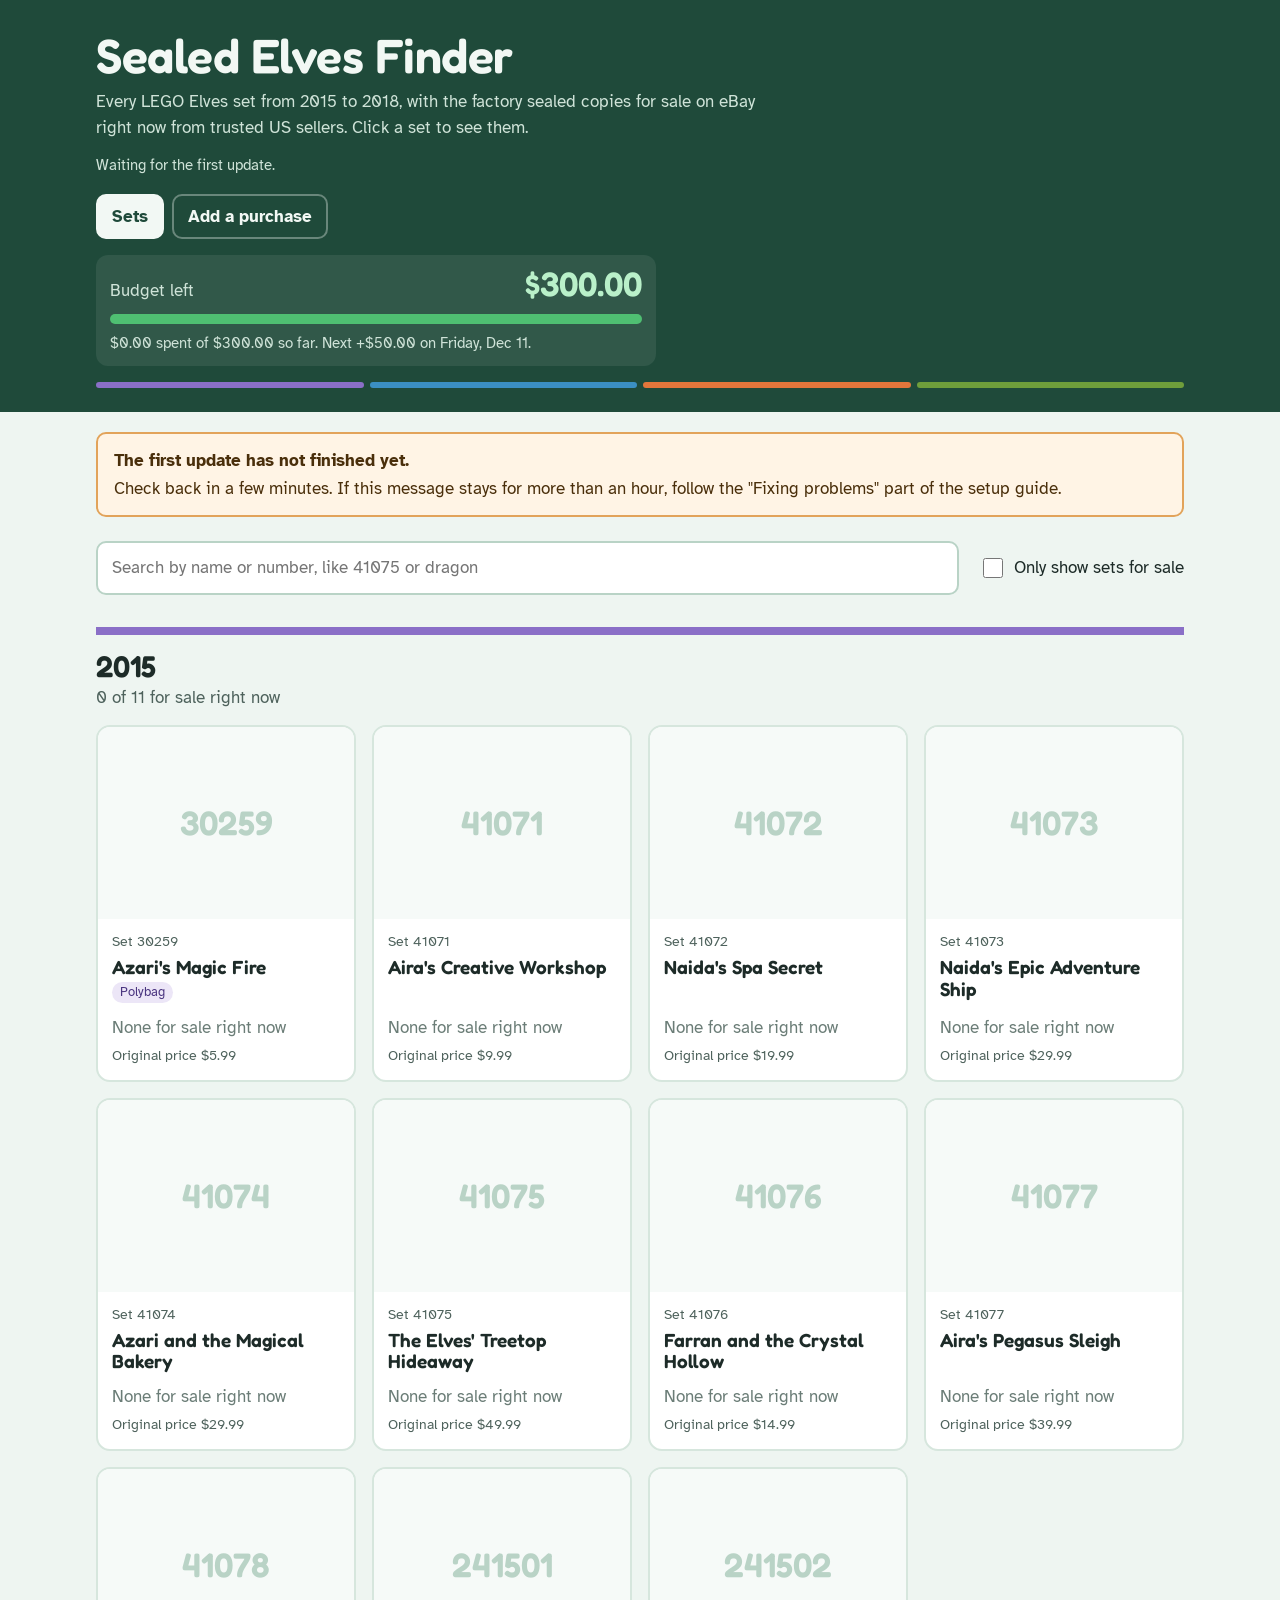
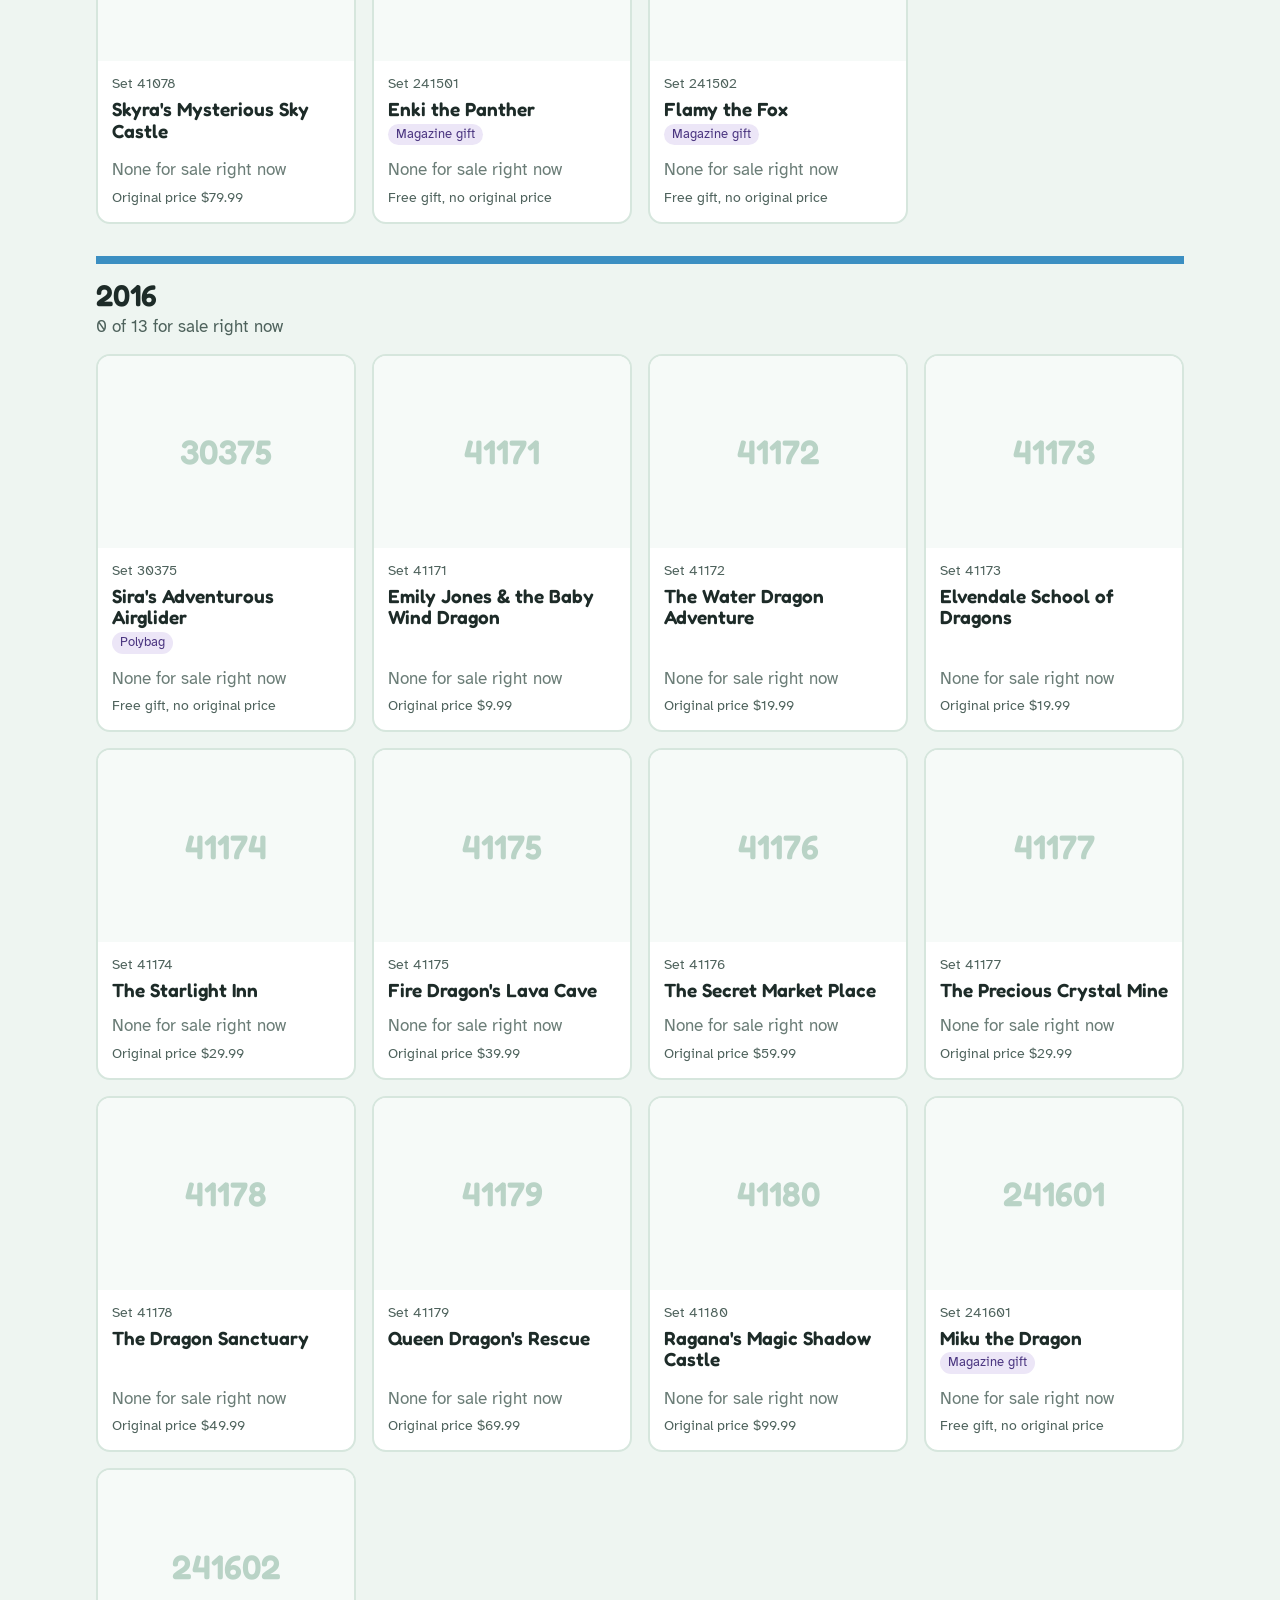
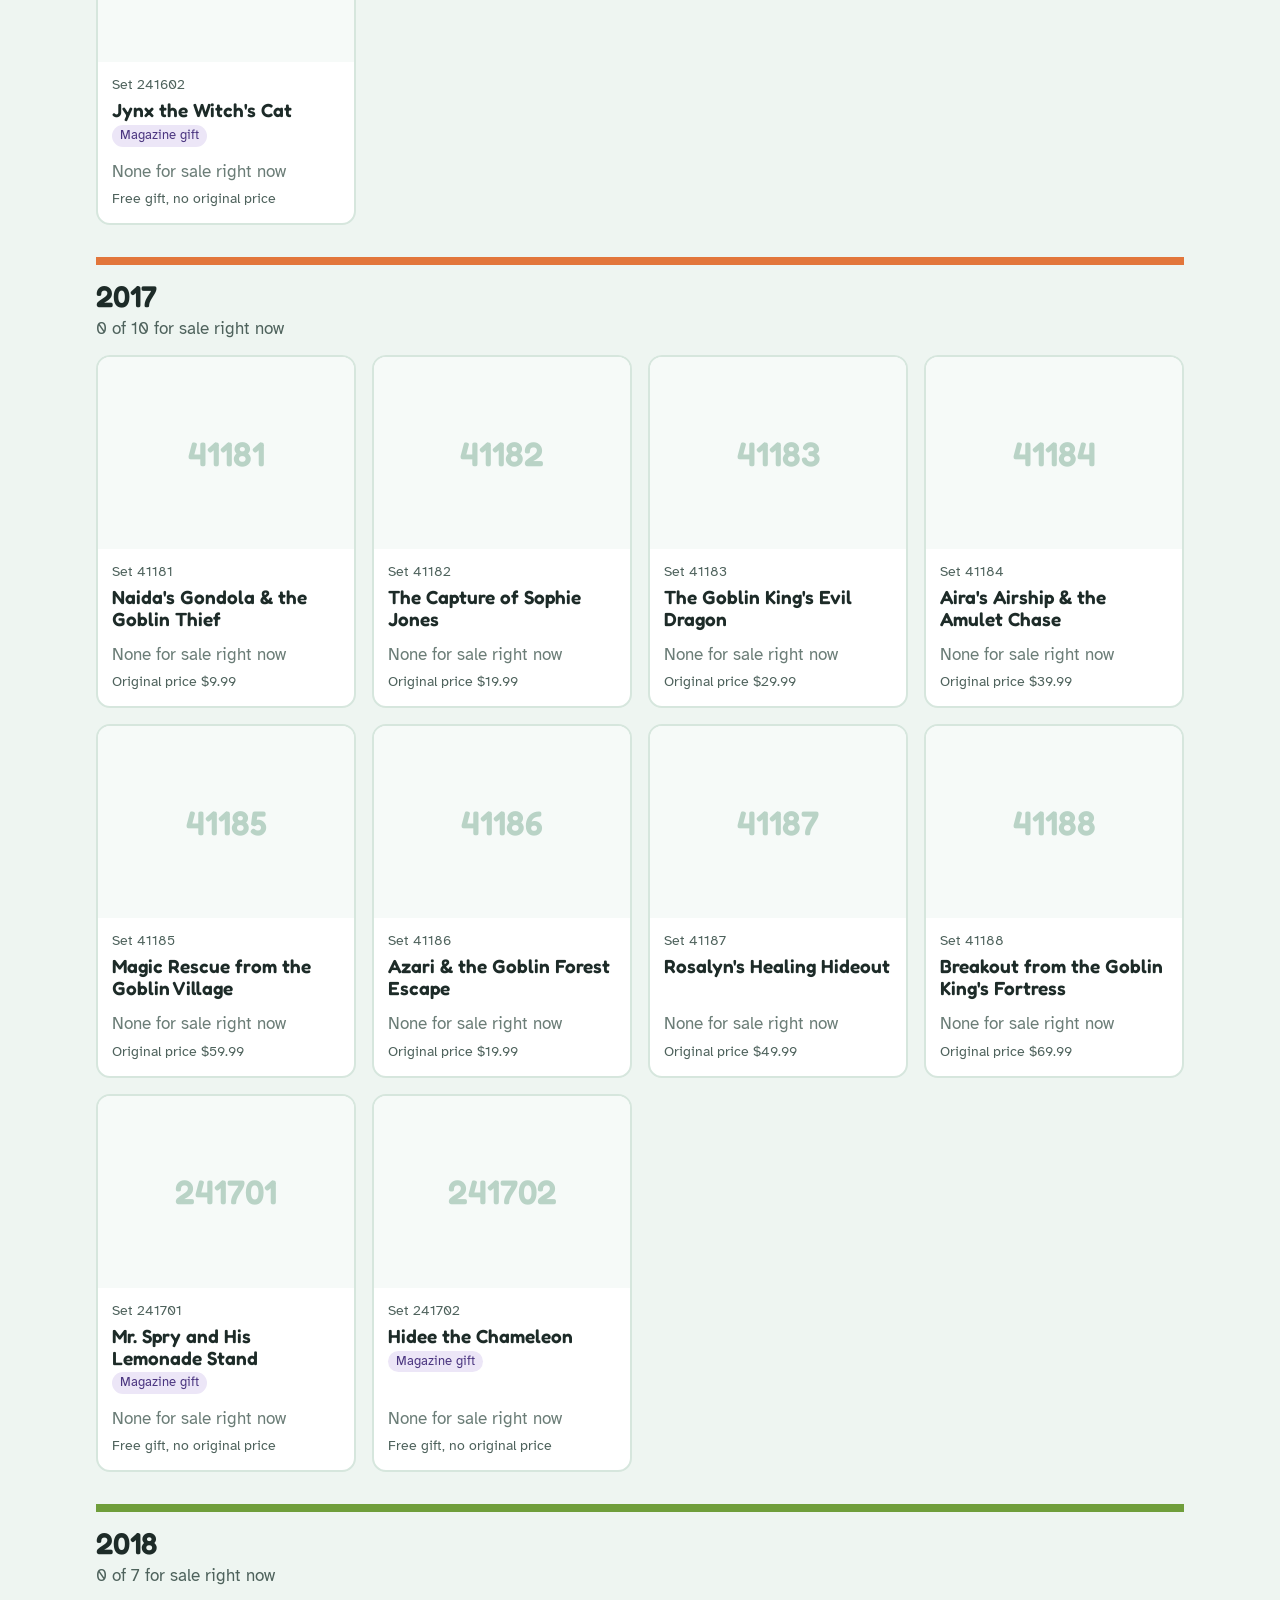
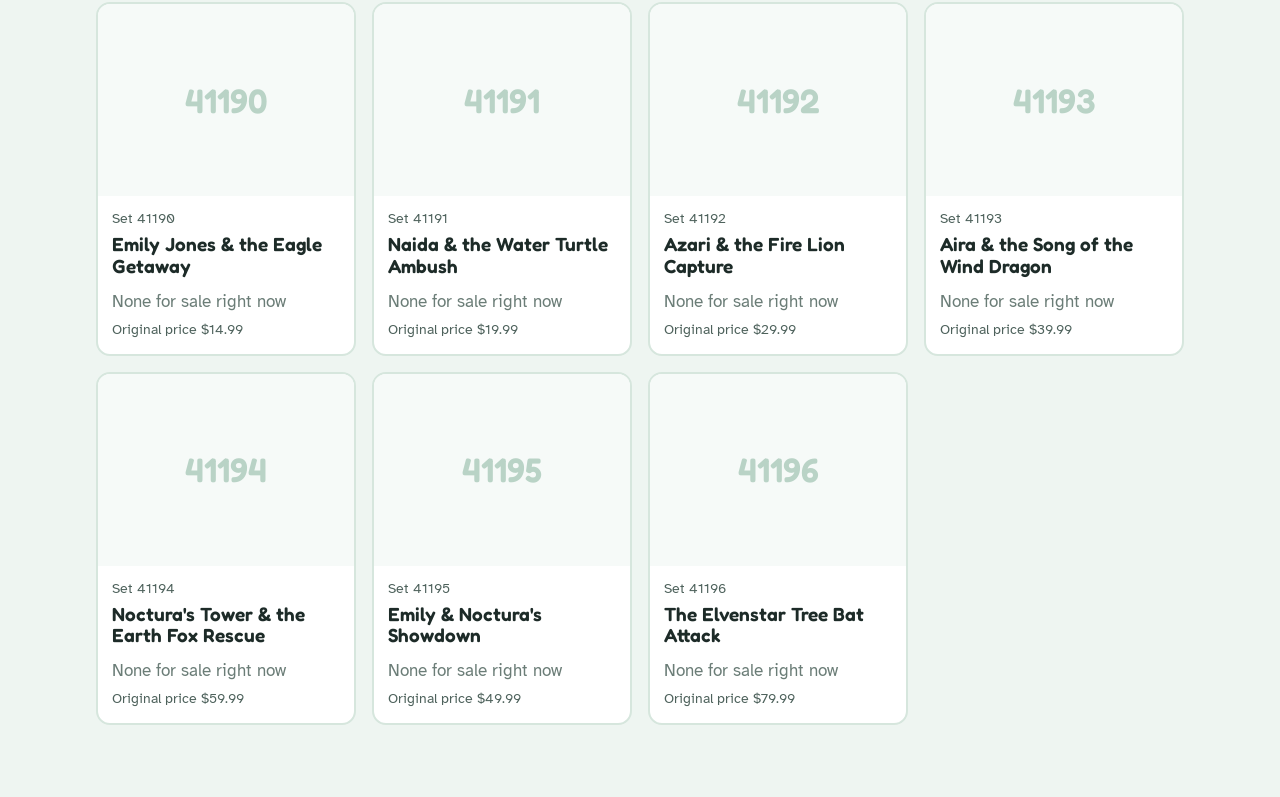
<file: site/index.html>
<!doctype html>
<html lang="en">
<head>
<meta charset="utf-8">
<meta name="viewport" content="width=device-width, initial-scale=1">
<meta name="robots" content="noindex, nofollow">
<title>Sealed Elves Finder</title>
<link rel="preconnect" href="https://fonts.googleapis.com">
<link rel="preconnect" href="https://fonts.gstatic.com" crossorigin>
<link href="https://fonts.googleapis.com/css2?family=Atkinson+Hyperlegible:wght@400;700&family=Fredoka:wght@500;600&display=swap" rel="stylesheet">
<link rel="stylesheet" href="style.css?v=3">
</head>
<body data-page="home">
<header class="top">
  <div class="wrap">
    <h1>Sealed Elves Finder</h1>
    <p>Every LEGO Elves set from 2015 to 2018, with the factory sealed copies for sale on eBay right now from trusted US sellers. Click a set to see them.</p>
    <span class="updated" id="updated">Loading listings...</span>
    <nav class="tabs" aria-label="Pages">
      <a href="index.html" aria-current="page">Sets</a>
      <a href="add.html">Add a purchase</a>
    </nav>
    <div class="budget" id="budget" aria-live="polite"></div>
    <div class="elements" aria-hidden="true">
      <span style="background:#8a6fc7"></span><span style="background:#3b8fc2"></span><span style="background:#e2763b"></span><span style="background:#6f9e3b"></span>
    </div>
  </div>
</header>
<main class="wrap">
  <div id="banner"></div>
  <div class="tools">
    <label class="sr" for="q" style="position:absolute;left:-9999px">Search sets</label>
    <input class="search" id="q" type="search" placeholder="Search by name or number, like 41075 or dragon" autocomplete="off">
    <label class="check"><input type="checkbox" id="onlyForSale"> Only show sets for sale</label>
  </div>
  <div id="years"></div>
</main>
<footer class="wrap foot" id="foot"></footer>
<script src="app.js?v=3"></script>
</body>
</html>
</file>
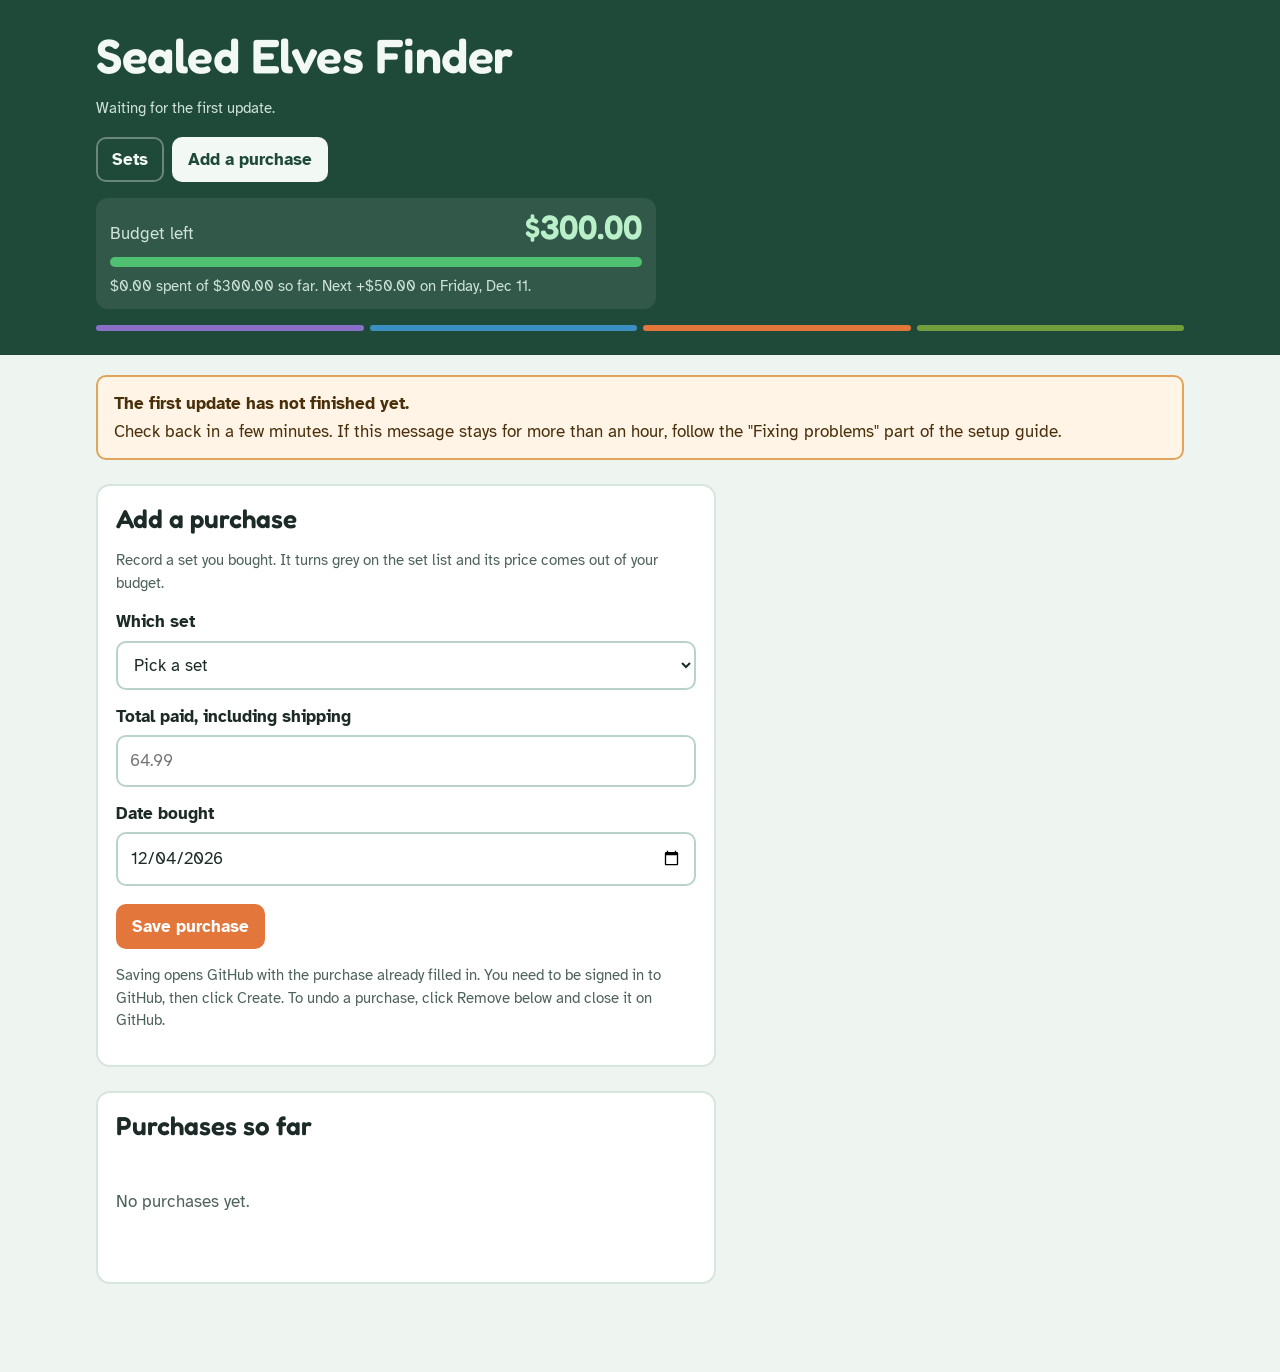
<file: site/add.html>
<!doctype html>
<html lang="en">
<head>
<meta charset="utf-8">
<meta name="viewport" content="width=device-width, initial-scale=1">
<meta name="robots" content="noindex, nofollow">
<title>Add a purchase | Sealed Elves Finder</title>
<link rel="preconnect" href="https://fonts.googleapis.com">
<link rel="preconnect" href="https://fonts.gstatic.com" crossorigin>
<link href="https://fonts.googleapis.com/css2?family=Atkinson+Hyperlegible:wght@400;700&family=Fredoka:wght@500;600&display=swap" rel="stylesheet">
<link rel="stylesheet" href="style.css?v=3">
</head>
<body data-page="add">
<header class="top">
  <div class="wrap">
    <a href="index.html" style="text-decoration:none"><h1>Sealed Elves Finder</h1></a>
    <span class="updated" id="updated">Loading listings...</span>
    <nav class="tabs" aria-label="Pages">
      <a href="index.html">Sets</a>
      <a href="add.html" aria-current="page">Add a purchase</a>
    </nav>
    <div class="budget" id="budget" aria-live="polite"></div>
    <div class="elements" aria-hidden="true">
      <span style="background:#8a6fc7"></span><span style="background:#3b8fc2"></span><span style="background:#e2763b"></span><span style="background:#6f9e3b"></span>
    </div>
  </div>
</header>
<main class="wrap">
  <div id="banner"></div>
  <section class="add-card">
    <h2>Add a purchase</h2>
    <p class="hint">Record a set you bought. It turns grey on the set list and its price comes out of your budget.</p>
    <form id="addForm" novalidate>
      <label for="pSet">Which set</label>
      <select id="pSet" class="field"></select>
      <label for="pPaid">Total paid, including shipping</label>
      <input id="pPaid" class="field" type="text" inputmode="decimal" placeholder="64.99" autocomplete="off">
      <label for="pDate">Date bought</label>
      <input id="pDate" class="field" type="date">
      <button type="submit" class="buy">Save purchase</button>
      <p class="form-msg" id="addMsg" role="status"></p>
    </form>
    <p class="hint">Saving opens GitHub with the purchase already filled in. You need to be signed in to GitHub, then click Create. To undo a purchase, click Remove below and close it on GitHub.</p>
  </section>
  <section class="add-card">
    <h2>Purchases so far</h2>
    <div id="pList"></div>
  </section>
</main>
<footer class="wrap foot" id="foot"></footer>
<script src="app.js?v=3"></script>
</body>
</html>
</file>
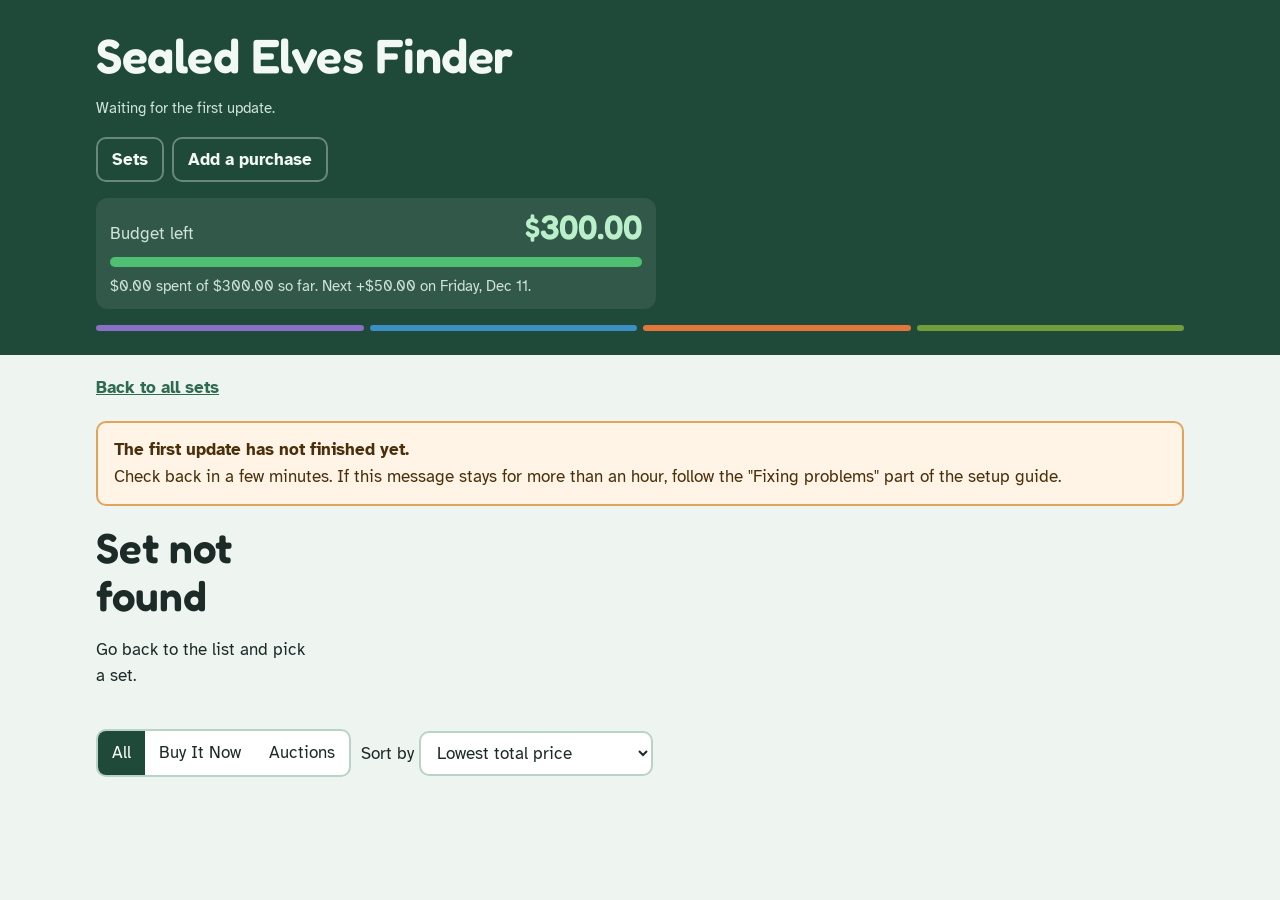
<file: site/set.html>
<!doctype html>
<html lang="en">
<head>
<meta charset="utf-8">
<meta name="viewport" content="width=device-width, initial-scale=1">
<meta name="robots" content="noindex, nofollow">
<title>Sealed Elves Finder</title>
<link rel="preconnect" href="https://fonts.googleapis.com">
<link rel="preconnect" href="https://fonts.gstatic.com" crossorigin>
<link href="https://fonts.googleapis.com/css2?family=Atkinson+Hyperlegible:wght@400;700&family=Fredoka:wght@500;600&display=swap" rel="stylesheet">
<link rel="stylesheet" href="style.css?v=3">
</head>
<body data-page="set">
<header class="top">
  <div class="wrap">
    <a href="index.html" style="text-decoration:none"><h1>Sealed Elves Finder</h1></a>
    <span class="updated" id="updated">Loading listings...</span>
    <nav class="tabs" aria-label="Pages">
      <a href="index.html">Sets</a>
      <a href="add.html">Add a purchase</a>
    </nav>
    <div class="budget" id="budget" aria-live="polite"></div>
    <div class="elements" aria-hidden="true">
      <span style="background:#8a6fc7"></span><span style="background:#3b8fc2"></span><span style="background:#e2763b"></span><span style="background:#6f9e3b"></span>
    </div>
  </div>
</header>
<main class="wrap">
  <a class="back" href="index.html">Back to all sets</a>
  <div id="banner"></div>
  <section class="hero" id="hero"></section>
  <div class="filters" id="filters" hidden>
    <div class="seg" role="group" aria-label="Listing type">
      <button type="button" data-show="all" aria-pressed="true">All</button>
      <button type="button" data-show="Buy It Now" aria-pressed="false">Buy It Now</button>
      <button type="button" data-show="Auction" aria-pressed="false">Auctions</button>
    </div>
    <label>Sort by
      <select class="sort" id="sort">
        <option value="low">Lowest total price</option>
        <option value="high">Highest total price</option>
        <option value="ending">Auctions ending soonest</option>
        <option value="newest">Newest listings</option>
      </select>
    </label>
  </div>
  <div class="list" id="list"></div>
</main>
<footer class="wrap foot" id="foot"></footer>
<script src="app.js?v=3"></script>
</body>
</html>
</file>
<file: site/style.css>
* { box-sizing: border-box; }

html { background: #eef5f1; }

body {
  margin: 0;
  background: #eef5f1;
  color: #1d2b28;
  font-family: "Atkinson Hyperlegible", system-ui, sans-serif;
  font-size: 17px;
  line-height: 1.5;
}

a { color: #2f6b4f; }

a:focus-visible, button:focus-visible, input:focus-visible, select:focus-visible {
  outline: 3px solid #8a6fc7;
  outline-offset: 2px;
}

h1, h2, h3 {
  font-family: "Fredoka", "Atkinson Hyperlegible", sans-serif;
  font-weight: 600;
  line-height: 1.15;
  margin: 0;
}

.wrap {
  max-width: 1120px;
  margin: 0 auto;
  padding: 0 16px;
}

/* Header */

.top {
  background: #1f4a3a;
  color: #f2f8f4;
  padding: 28px 0 24px;
}

.top h1 {
  font-size: clamp(30px, 6vw, 48px);
  letter-spacing: -0.5px;
}

.top p {
  margin: 6px 0 0;
  max-width: 60ch;
  color: #cfe3d8;
}

.top a { color: #f2f8f4; }

.elements {
  display: flex;
  gap: 6px;
  margin-top: 16px;
}

.elements span {
  height: 6px;
  flex: 1;
  border-radius: 3px;
}

.updated {
  display: inline-block;
  margin-top: 14px;
  font-size: 15px;
  color: #cfe3d8;
}

/* Banners */

.banner {
  margin: 20px 0 0;
  padding: 14px 16px;
  border-radius: 10px;
  background: #fff4e5;
  border: 2px solid #e2a35a;
  color: #4a2f0b;
}

.banner strong { display: block; margin-bottom: 2px; }

.banner.bad {
  background: #fdecea;
  border-color: #d9665a;
  color: #4d1410;
}

/* Tools row */

.tools {
  display: flex;
  flex-wrap: wrap;
  gap: 12px 20px;
  align-items: center;
  margin: 24px 0 8px;
}

.search {
  flex: 1 1 260px;
  font: inherit;
  padding: 12px 14px;
  border: 2px solid #b9d3c6;
  border-radius: 10px;
  background: #ffffff;
  color: #1d2b28;
}

.check {
  display: flex;
  align-items: center;
  gap: 8px;
  cursor: pointer;
}

.check input { width: 20px; height: 20px; accent-color: #2f6b4f; }

/* Year sections */

.year {
  margin: 32px 0 8px;
  padding-top: 14px;
  border-top: 8px solid #2f6b4f;
}

.year h2 { font-size: 30px; }

.year .count { margin: 2px 0 14px; color: #4e625c; }

.grid {
  display: grid;
  grid-template-columns: repeat(auto-fill, minmax(220px, 1fr));
  gap: 16px;
}

.tile {
  display: flex;
  flex-direction: column;
  background: #ffffff;
  border-radius: 14px;
  border: 2px solid #d6e6dd;
  text-decoration: none;
  color: inherit;
  overflow: hidden;
}

.tile:hover { border-color: #2f6b4f; }

.thumb {
  aspect-ratio: 4 / 3;
  background: #f6faf8;
  display: flex;
  align-items: center;
  justify-content: center;
  overflow: hidden;
}

.thumb img {
  width: 100%;
  height: 100%;
  object-fit: contain;
}

.thumb .ph {
  font-family: "Fredoka", sans-serif;
  font-size: 34px;
  font-weight: 600;
  color: #b9d3c6;
}

.tile .body { padding: 12px 14px 14px; display: flex; flex-direction: column; gap: 4px; flex: 1; }

.tile .num { font-size: 14px; color: #4e625c; }

.tile h3 { font-size: 19px; }

.tile .sale {
  margin-top: auto;
  padding-top: 8px;
  font-weight: 700;
  color: #1f4a3a;
}

.tile .sale.none { font-weight: 400; color: #6b7d77; }

.tile .orig { font-size: 14px; color: #4e625c; }

.kind {
  display: inline-block;
  align-self: flex-start;
  font-size: 13px;
  padding: 1px 8px;
  border-radius: 999px;
  background: #ece6f7;
  color: #4b3680;
}

.empty {
  padding: 32px 0;
  color: #4e625c;
}

/* Set page */

.back {
  display: inline-block;
  margin: 20px 0 0;
  font-weight: 700;
}

.hero {
  display: grid;
  grid-template-columns: 220px 1fr;
  gap: 24px;
  align-items: center;
  margin: 18px 0 8px;
}

.hero .thumb {
  border-radius: 14px;
  border: 2px solid #d6e6dd;
  background: #ffffff;
}

.hero h1 { font-size: clamp(28px, 5vw, 42px); }

.facts {
  display: flex;
  flex-wrap: wrap;
  gap: 8px 24px;
  margin-top: 12px;
  padding: 0;
  list-style: none;
}

.facts li span { display: block; font-size: 14px; color: #4e625c; }

.facts li b { font-size: 20px; }

.filters {
  display: flex;
  flex-wrap: wrap;
  gap: 10px;
  align-items: center;
  margin: 24px 0 14px;
}

.seg {
  display: inline-flex;
  border: 2px solid #b9d3c6;
  border-radius: 10px;
  overflow: hidden;
  background: #ffffff;
}

.seg button {
  font: inherit;
  border: 0;
  background: transparent;
  padding: 9px 14px;
  cursor: pointer;
  color: #1d2b28;
}

.seg button[aria-pressed="true"] {
  background: #1f4a3a;
  color: #ffffff;
}

.sort {
  font: inherit;
  padding: 9px 12px;
  border: 2px solid #b9d3c6;
  border-radius: 10px;
  background: #ffffff;
  color: #1d2b28;
}

.list { display: flex; flex-direction: column; gap: 14px; margin-bottom: 40px; }

.item {
  display: grid;
  grid-template-columns: 160px 1fr auto;
  gap: 18px;
  align-items: center;
  background: #ffffff;
  border: 2px solid #d6e6dd;
  border-radius: 14px;
  padding: 14px;
}

.item .thumb { border-radius: 10px; aspect-ratio: 1 / 1; }

.item h3 {
  font-family: "Atkinson Hyperlegible", sans-serif;
  font-size: 17px;
  font-weight: 700;
  margin-bottom: 6px;
}

.tags { display: flex; flex-wrap: wrap; gap: 6px; margin: 6px 0; }

.tag {
  font-size: 13px;
  padding: 2px 9px;
  border-radius: 999px;
  background: #e3f0e9;
  color: #1f4a3a;
}

.tag.auction { background: #e2eef8; color: #164a70; }
.tag.warn { background: #fff1d6; color: #6a4300; }

.item .seller { font-size: 15px; color: #4e625c; }

.price { text-align: right; min-width: 150px; }

.price .big {
  font-family: "Fredoka", sans-serif;
  font-size: 30px;
  font-weight: 600;
  line-height: 1;
}

.price .ship { font-size: 14px; color: #4e625c; margin-top: 4px; }

.price .vs { font-size: 14px; margin-top: 4px; color: #4e625c; }

.price .vs.up { color: #a0461a; }
.price .vs.down { color: #2f6b4f; }

.buy {
  display: inline-block;
  margin-top: 10px;
  background: #e2763b;
  color: #ffffff;
  text-decoration: none;
  font-weight: 700;
  padding: 10px 16px;
  border-radius: 10px;
}

.buy:hover { background: #c95f27; }

.foot {
  padding: 24px 0 40px;
  color: #4e625c;
  font-size: 14px;
}

@media (max-width: 720px) {
  .hero { grid-template-columns: 1fr; }
  .hero .thumb { max-width: 260px; }
  .item { grid-template-columns: 96px 1fr; }
  .price { grid-column: 1 / -1; text-align: left; display: flex; flex-wrap: wrap; align-items: baseline; gap: 4px 14px; }
  .buy { margin-top: 4px; }
}

@media (prefers-reduced-motion: reduce) {
  * { transition: none !important; animation: none !important; }
}

/* Tabs */

.tabs {
  display: flex;
  gap: 8px;
  margin-top: 16px;
}

.tabs a {
  color: #f2f8f4;
  text-decoration: none;
  font-weight: 700;
  padding: 8px 14px;
  border-radius: 10px;
  border: 2px solid rgba(242, 248, 244, 0.35);
}

.tabs a[aria-current="page"] {
  background: #f2f8f4;
  color: #1f4a3a;
  border-color: #f2f8f4;
}

/* Budget bar */

.budget {
  margin-top: 16px;
  background: rgba(255, 255, 255, 0.08);
  border-radius: 12px;
  padding: 12px 14px;
  max-width: 560px;
}

.budget:empty { display: none; }

.budget-top {
  display: flex;
  align-items: baseline;
  justify-content: space-between;
  gap: 12px;
}

.budget-label { color: #cfe3d8; }

.budget-left {
  font-family: "Fredoka", sans-serif;
  font-weight: 600;
  font-size: 34px;
  line-height: 1;
  color: #b9f0c9;
}

.budget-left.over { color: #ffb4a8; }

.budget-bar {
  height: 10px;
  border-radius: 5px;
  background: #4fbf72;
  margin: 10px 0 8px;
  overflow: hidden;
}

.budget-bar span {
  display: block;
  height: 100%;
  background: #8aa39a;
}

.budget-sub { font-size: 15px; color: #cfe3d8; }
.budget-sub.warn { color: #ffd58a; margin-top: 4px; }

/* Owned and affordable tiles */

.tile { position: relative; }

.badge {
  position: absolute;
  top: 10px;
  left: 10px;
  z-index: 1;
  font-size: 13px;
  font-weight: 700;
  padding: 3px 10px;
  border-radius: 999px;
}

.tile.afford {
  border-color: #3fa564;
  background: #e8f7ec;
  box-shadow: inset 0 0 0 2px #3fa564;
}

.afford-badge { background: #2f8f50; color: #ffffff; }

.tile.owned {
  background: #eceeed;
  border-color: #cfd4d2;
}

.tile.owned .thumb img { filter: grayscale(1); opacity: 0.55; }
.tile.owned .body { opacity: 0.6; }
.owned-badge { background: #5f6b67; color: #ffffff; }

.owned-note {
  margin: 12px 0 0;
  padding: 8px 12px;
  border-radius: 10px;
  background: #eceeed;
  color: #3d4744;
}

.item.fits { border-color: #3fa564; background: #f1faf3; }
.tag.fits { background: #2f8f50; color: #ffffff; }

/* Add a purchase */

.add-card {
  background: #ffffff;
  border: 2px solid #d6e6dd;
  border-radius: 14px;
  padding: 18px;
  margin: 24px 0;
  max-width: 620px;
}

.add-card h2 { font-size: 26px; margin-bottom: 6px; }

.add-card label {
  display: block;
  font-weight: 700;
  margin: 14px 0 6px;
}

.field {
  width: 100%;
  font: inherit;
  padding: 11px 12px;
  border: 2px solid #b9d3c6;
  border-radius: 10px;
  background: #ffffff;
  color: #1d2b28;
}

.add-card .buy { margin-top: 18px; border: 0; cursor: pointer; font: inherit; font-weight: 700; }
.hint { color: #4e625c; font-size: 15px; }
.form-msg { margin: 12px 0 0; }
.form-msg.ok { color: #1f6b3b; }
.form-msg.bad { color: #a02c1c; }

.plist { list-style: none; margin: 0; padding: 0; }

.plist li {
  display: grid;
  grid-template-columns: 110px 1fr auto auto;
  gap: 12px;
  align-items: center;
  padding: 10px 0;
  border-bottom: 1px solid #e3ece7;
}

@media (max-width: 720px) {
  .plist li { grid-template-columns: 1fr auto; }
  .budget-left { font-size: 28px; }
}
</file>
